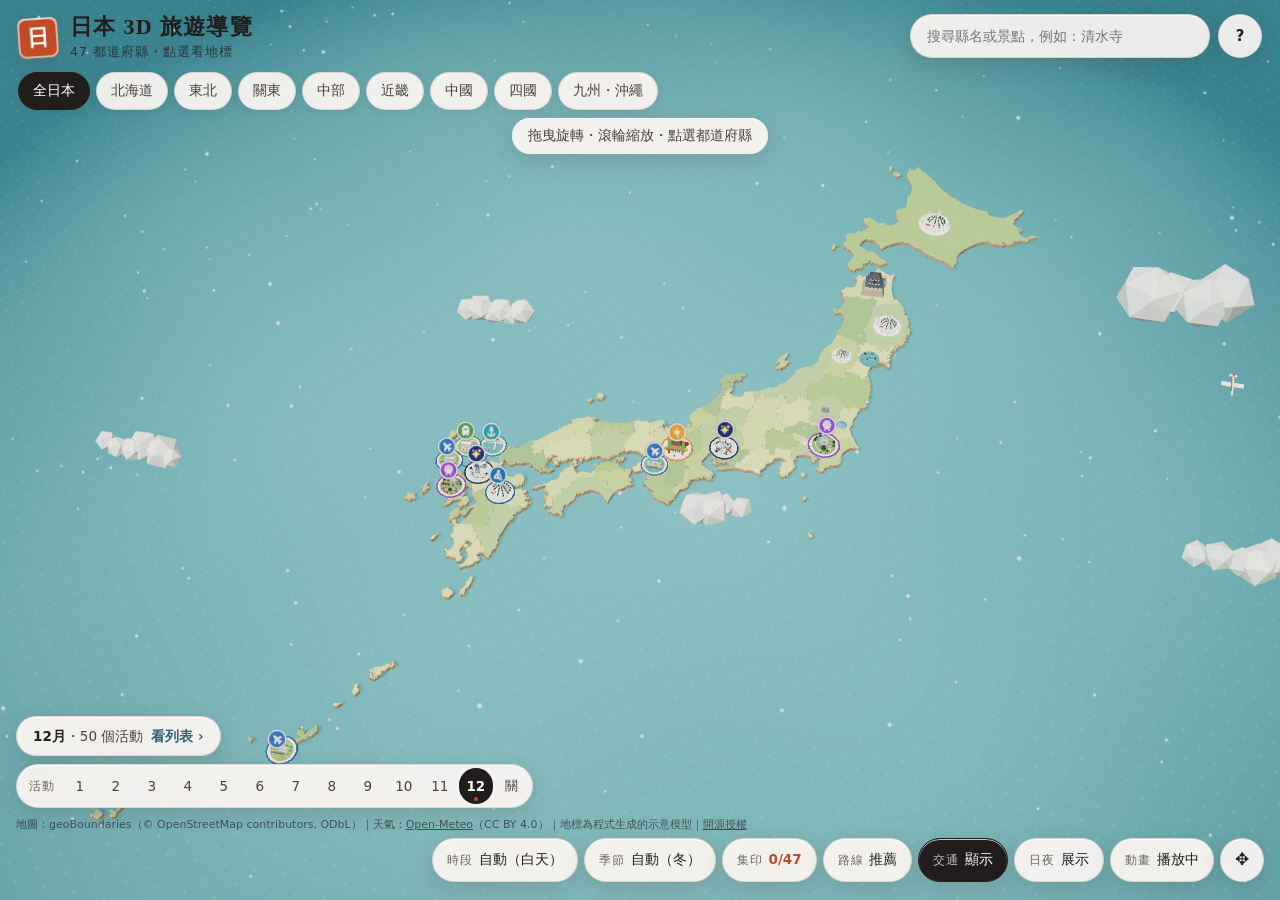
<file: index.html>
<!doctype html>
<html lang="zh-Hant">
  <head>
    <meta charset="utf-8" />
    <meta name="viewport" content="width=device-width, initial-scale=1, viewport-fit=cover" />
    <meta name="theme-color" content="#d6e7ee" />
    <title>日本 3D 旅遊導覽</title>
    <meta name="description" content="用 3D 地圖漫遊日本 47 都道府縣，點選就會立起當地地標的立體模型。" />
    <link rel="icon" href="./favicon.svg" type="image/svg+xml" />
    <script>
      // 入口の保険: main.js(と import しているモジュール)が読めない・初期化に失敗したときに、文字の案内を出す
      (function () {
        var shown = false;
        window.__bootFail = function (why) {
          if (shown || document.documentElement.getAttribute("data-ready")) return;
          shown = true;
          var box = document.getElementById("boot-error"), msg = document.getElementById("boot-error-msg"), boot = document.getElementById("boot");
          if (boot) boot.hidden = true;
          if (msg) msg.textContent = why === "slow" ? "地圖載入時間較長，可能是網路較慢。" : "地圖沒有順利啟動（" + why + "）。";
          if (box) box.hidden = false;
        };
        window.addEventListener("error", function (e) {
          var t = e.target;
          if (t && t.tagName === "SCRIPT") window.__bootFail("程式檔載入失敗");
          // 模組を読み込んだあと、起動の合図より前に止まった(資料の読み込みエラーなど)
          else if (t === window && !document.documentElement.getAttribute("data-ready")) setTimeout(function () { window.__bootFail("初始化錯誤"); }, 0);
        }, true);
        setTimeout(function () { window.__bootFail("slow"); }, 20000);
      })();
    </script>
    <script type="module" crossorigin src="./assets/main-vg2f8KiK.js"></script>
    <link rel="modulepreload" crossorigin href="./assets/models-CT3aOBjJ.js">
    <link rel="stylesheet" crossorigin href="./assets/main-CtqE5uAm.css">
  </head>
  <body>
    <canvas id="stage" tabindex="0" role="application" aria-label="日本 3D 地圖。方向鍵旋轉、加減號縮放、Esc 返回"></canvas>
    <div class="boot" id="boot" role="status"><span class="boot-seal" aria-hidden="true">日</span>正在準備 3D 地圖…</div>
    <div class="boot-error" id="boot-error" role="alert" hidden>
      <b>無法顯示 3D 地圖</b>
      <p id="boot-error-msg"></p>
      <p>可以重新整理再試一次；若一直無法顯示，請確認瀏覽器已開啟 WebGL 2（硬體加速）。</p>
      <div class="boot-actions"><button type="button" onclick="location.reload()">重新整理</button></div>
    </div>
    <div id="labels" class="labels" aria-hidden="false"></div>

    <header class="topbar">
      <div class="brand">
        <span class="brand-seal" aria-hidden="true">日</span>
        <div>
          <h1>日本 3D 旅遊導覽</h1>
          <p class="brand-sub">47 都道府縣・點選看地標</p>
        </div>
      </div>
      <div class="top-actions">
        <div class="search" id="search">
          <input id="search-input" type="search" placeholder="搜尋縣名或景點，例如：清水寺" autocomplete="off" aria-label="搜尋縣名或景點"
                 role="combobox" aria-autocomplete="list" aria-expanded="false" aria-controls="search-results" />
          <ul id="search-results" class="search-results" role="listbox" aria-label="搜尋結果" hidden></ul>
        </div>
        <button type="button" class="round-btn" id="help-btn" aria-label="操作說明">?</button>
      </div>
    </header>

    <nav class="regions" id="regions" aria-label="地區"></nav>

    <p class="hint" id="hint">拖曳旋轉・滾輪縮放・點選都道府縣</p>
    <div class="badge" id="badge" hidden></div>

    <aside class="panel" id="panel" hidden aria-live="polite">
      <button type="button" class="sheet-handle" id="sheet-handle" aria-label="展開或收合"></button>
      <button type="button" class="close" id="panel-close" aria-label="返回全日本">×</button>
      <div id="panel-body"></div>
    </aside>

    <div class="dock" id="dock">
      <button type="button" class="dock-btn tool" id="phase-btn"><span class="dock-k">時段</span><span id="phase-label"></span></button>
      <button type="button" class="dock-btn tool" id="season-btn"><span class="dock-k">季節</span><span id="season-label"></span></button>
      <button type="button" class="dock-btn stamp" id="stamp-btn"><span class="dock-k">集印</span><span id="stamp-count">0/47</span></button>
      <button type="button" class="dock-btn route" id="route-btn" aria-pressed="false"><span class="dock-k">路線</span><span class="lbl-long" id="route-label">推薦</span></button>
      <button type="button" class="dock-btn" id="hub-btn" aria-pressed="true" title="顯示或隱藏機場、車站、港口"><span class="dock-k">交通</span><span id="hub-label">顯示</span></button>
      <button type="button" class="dock-btn tool" id="demo-btn" aria-pressed="false"><span class="dock-k">日夜</span><span>展示</span></button>
      <button type="button" class="dock-btn tool" id="pause-btn" aria-pressed="false"><span class="dock-k">動畫</span><span id="pause-label">播放中</span></button>
      <button type="button" class="dock-btn icon tool" id="move-btn" aria-pressed="false" title="切換：拖曳旋轉／拖曳移動"><span aria-hidden="true">✥</span><span class="sr">移動模式</span></button>
      <button type="button" class="dock-btn icon more" id="more-btn" aria-expanded="false" aria-controls="dock" title="更多工具"><span aria-hidden="true">⋯</span><span class="sr">更多工具</span></button>
    </div>
    <div class="demo-bar" id="demo-bar" role="group" aria-label="日夜展示" hidden>
      <span class="demo-clock" id="demo-clock" aria-live="off">10:00</span>
      <button type="button" class="demo-play" id="demo-play" aria-label="暫停日夜展示">❚❚</button>
      <button type="button" data-h="6.5">清晨</button>
      <button type="button" data-h="12">白天</button>
      <button type="button" data-h="17.6">黃昏</button>
      <button type="button" data-h="22">夜晚</button>
      <button type="button" class="demo-close" id="demo-close" aria-label="結束日夜展示">結束</button>
    </div>

    <aside class="sheet" id="stamp-panel" role="dialog" aria-modal="true" aria-labelledby="stamp-title" hidden>
      <button type="button" class="close" id="stamp-close" aria-label="關閉">×</button>
      <h2 id="stamp-title">都道府縣集印帳</h2>
      <p class="sheet-lead" id="stamp-lead">點開一個縣，就會蓋上它的朱印。</p>
      <p class="sheet-note">集印代表在這個網站裡逛過該縣，不代表實際去過。</p>
      <div class="stamp-grid" id="stamp-grid"></div>
    </aside>

    <aside class="sheet" id="help-panel" role="dialog" aria-modal="true" aria-labelledby="help-title" hidden>
      <button type="button" class="close" id="help-close" aria-label="關閉">×</button>
      <h2 id="help-title">怎麼操作</h2>
      <ul class="help-list">
        <li><b>旋轉</b>滑鼠左鍵拖曳；手機單指拖曳</li>
        <li><b>移動</b>滑鼠右鍵拖曳，或按右下「✥」切換成單指移動</li>
        <li><b>縮放</b>滾輪；手機雙指開合</li>
        <li><b>看地標</b>點一個縣，地標模型會在真實位置立起來；點模型、編號或卡片看景點詳情，按「‹ 回到…」回到清單</li>
        <li><b>季節活動</b>左下（手機在下方）選月份，地圖會立起當月的祭典、花火、雪祭、滑雪場、櫻花與紅葉的立體模型；點模型看介紹</li>
        <li><b>交通</b>按右下「交通」顯示或隱藏主要機場、車站與港口的模型；點模型或縣面板裡的「交通樞紐」看連接的路線</li>
        <li><b>推薦路線</b>按右下「路線」選一條行程，地圖會依站序連起每一站並標上編號；按「播放旅程」可看旅程標記一站一站走完（弧線只表示順序，不是實際交通路線）</li>
        <li><b>鍵盤</b>先按 Tab 讓地圖取得焦點，方向鍵旋轉、Shift＋方向鍵移動、＋／－縮放</li>
        <li><b>日夜展示</b>按「日夜 展示」看一天的光線變化，可暫停或跳到清晨、白天、黃昏、夜晚（手機在「⋯」裡）</li>
        <li><b>動畫</b>按「動畫」可暫停雲、船、海浪與模型動畫；系統設定減少動態效果時會自動停止</li>
        <li><b>返回</b>按 Esc、點海面，或按面板右上的 ×</li>
      </ul>
      <p class="sheet-lead">地標是用程式組出來的示意模型，不是實際比例。天氣是 Open-Meteo 的目前三日預報，不會隨選的月份或日夜展示改變。熱門順序是本站的編輯排序。活動日期為往年慣例，花期與部分祭典每年不同，出發前請查當年公告。</p>
    </aside>

    <section class="fallback" id="fallback" hidden>
      <h2>都道府縣一覽</h2>
      <p class="fallback-note" id="fallback-note">你的瀏覽器不支援 WebGL 2，改用清單顯示。</p>
      <div id="fallback-list"></div>
    </section>

    <!-- 左下: 月份列と出典。上から積む -->
    <div class="corner">
      <button type="button" class="month-sum" id="month-sum" hidden></button>
      <div class="months" id="months" role="group" aria-label="季節活動：選月份">
        <span class="months-k" aria-hidden="true">活動</span>
      </div>
      <footer class="credit">
        地圖：geoBoundaries（© OpenStreetMap contributors, ODbL）｜天氣：<a href="https://open-meteo.com/" target="_blank" rel="noopener">Open-Meteo</a>（CC BY 4.0）｜地標為程式生成的示意模型｜<a href="./THIRD-PARTY-NOTICES.txt" target="_blank" rel="noopener">開源授權</a>
      </footer>
    </div>

  </body>
</html>
</file>
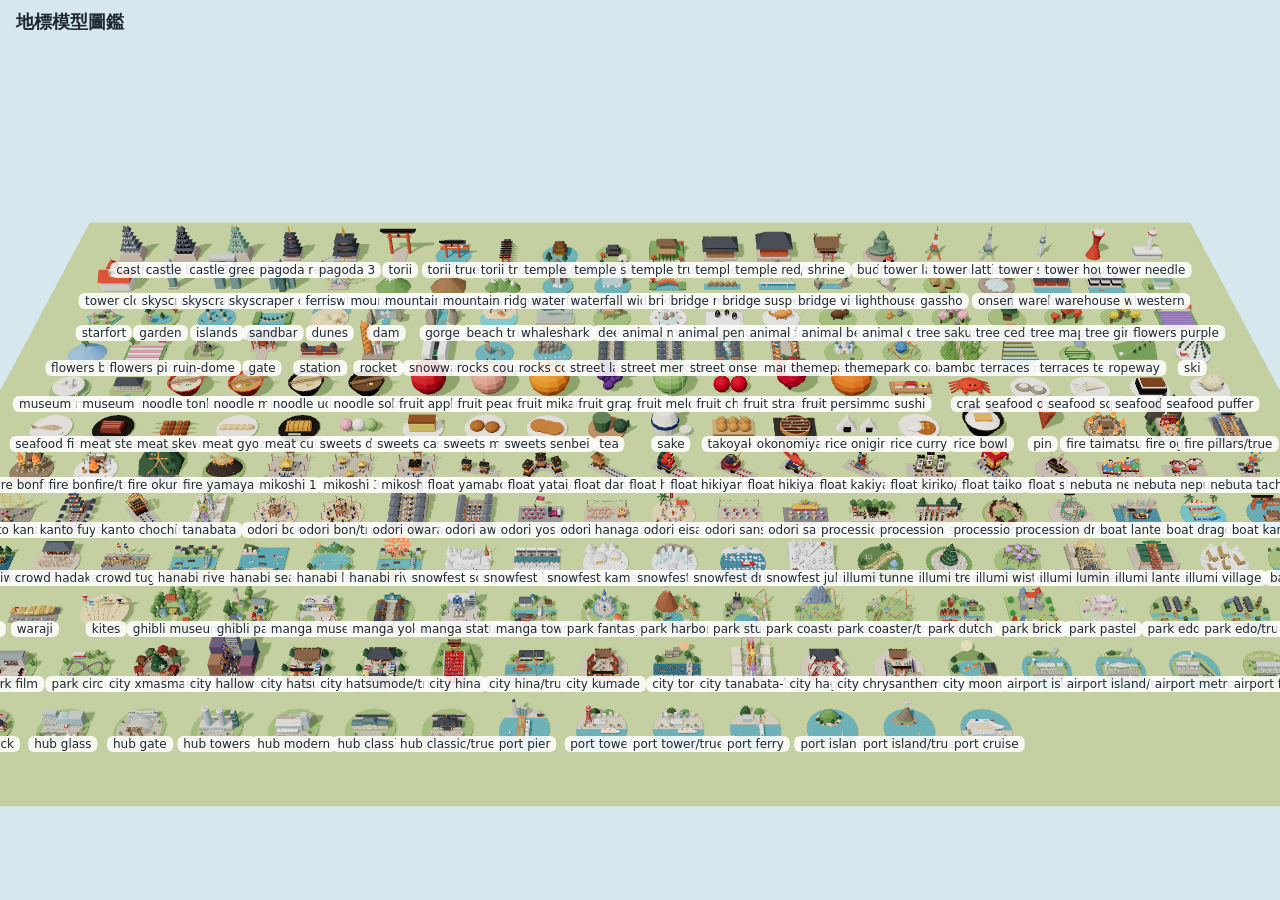
<file: gallery.html>
<!doctype html>
<html lang="zh-Hant">
  <head>
    <meta charset="utf-8" />
    <meta name="viewport" content="width=device-width, initial-scale=1" />
    <title>地標模型圖鑑</title>
    <link rel="icon" href="./favicon.svg" type="image/svg+xml" />
    <style>html,body{background:#d6e7ee;height:100%;margin:0;font-family:system-ui,PingFang TC,sans-serif;overflow:hidden}canvas{width:100%;height:100%;display:block}#labels{pointer-events:none;position:fixed;inset:0}#labels span{white-space:nowrap;color:#1f2733;background:#ffffffd9;border-radius:6px;padding:1px 6px;font-size:12px;position:absolute;transform:translate(-50%)}h1{color:#1f2733;margin:0;font-size:18px;position:fixed;top:10px;left:16px}</style>
    <script type="module" crossorigin src="./assets/gallery-CFFfAr-c.js"></script>
    <link rel="modulepreload" crossorigin href="./assets/models-CT3aOBjJ.js">
  </head>
  <body>
    <h1>地標模型圖鑑</h1>
    <canvas id="c"></canvas>
    <div id="labels"></div>
  </body>
</html>
</file>
<file: assets/main-CtqE5uAm.css>
:root{--ink:#211d1d;--ink-2:#4a4340;--muted:#6f6560;--paper:#fff8f4e6;--paper-solid:#fff8f4;--card:#ffffffbd;--line:#211d1d1f;--line-2:#211d1d47;--shu:#bf4b27;--coral:#db6a41;--shu-soft:#fbe1d6;--ai:#2f6573;--teal:#3e7c8c;--butter:#fcea8b;--wood:#b48560;--sage:#71806a;--chip:#211d1d0f;--f-display:"Songti TC", "Noto Serif TC", "Noto Serif CJK TC", serif;--f-ja:"Hiragino Mincho ProN", "Yu Mincho", "Noto Serif CJK JP", serif;--f-body:system-ui, -apple-system, "PingFang TC", "Noto Sans TC", "Microsoft JhengHei", sans-serif;--float-ink:#211d1d;--shadow:0 1px 0 var(--card) inset, 0 6px 20px #4a342429;--shadow-lg:0 20px 60px #36261c4d;--tap:44px;--lightningcss-light:initial;--lightningcss-dark: ;color-scheme:light}:root[data-phase=night]{--float-ink:#f3eee8}:root[data-phase=night] .credit,:root[data-phase=night] .brand{text-shadow:0 1px 6px #0c102099}*{box-sizing:border-box}html,body{background:#cfe2e6;height:100%;margin:0;overflow:hidden}body{height:100dvh;font-family:var(--f-body);color:var(--ink);-webkit-font-smoothing:antialiased;font-size:15px;line-height:1.6}button{font:inherit;color:inherit}:focus-visible{outline:3px solid var(--coral);outline-offset:2px}#stage:focus-visible{outline:3px solid var(--coral);outline-offset:-3px}.sr{clip:rect(0 0 0 0);width:1px;height:1px;position:absolute;overflow:hidden}[hidden]{display:none!important}[lang=ja]{font-family:var(--f-ja)}#stage{touch-action:none;outline:none;width:100%;height:100%;display:block;position:fixed;inset:0}.topbar{z-index:13;pointer-events:none;padding:calc(14px + env(safe-area-inset-top,0px)) max(18px, env(safe-area-inset-right,0px)) 0 max(18px, env(safe-area-inset-left,0px));justify-content:space-between;align-items:flex-start;gap:12px;display:flex;position:fixed;top:0;left:0;right:0}.topbar>*{pointer-events:auto}.brand{color:var(--float-ink);align-items:center;gap:12px;display:flex}.brand-seal{background:var(--shu);color:#fff;width:40px;height:40px;font-family:var(--f-ja);box-shadow:inset 0 0 0 2px #ffffff8c, var(--shadow);border-radius:8px;place-items:center;font-size:22px;font-weight:700;display:grid;transform:rotate(-4deg)}.brand h1{font-family:var(--f-display);letter-spacing:.06em;margin:0;font-size:22px;font-weight:800;line-height:1.2}.brand-sub{opacity:.75;letter-spacing:.08em;margin:2px 0 0;font-size:12.5px}.top-actions{align-items:flex-start;gap:8px;display:flex}.search{position:relative}.search input{width:min(300px,48vw);min-height:var(--tap);border:1px solid var(--line);background:var(--paper);-webkit-backdrop-filter:blur(10px);backdrop-filter:blur(10px);font:inherit;color:var(--ink);box-shadow:var(--shadow);border-radius:999px;padding:10px 16px;font-size:14px}.search-results{background:var(--paper-solid);border:1px solid var(--line);width:min(340px,86vw);box-shadow:var(--shadow);border-radius:14px;max-height:60vh;margin:0;padding:6px;list-style:none;position:absolute;top:calc(100% + 6px);right:0;overflow:auto}.search-results button{text-align:left;cursor:pointer;width:100%;min-height:var(--tap);background:0 0;border:0;border-radius:10px;grid-template-columns:1fr auto;align-content:center;gap:2px 10px;padding:8px 10px;display:grid}.search-results button:hover,.search-results button.is-active{background:var(--chip)}.search-results .r-ja{color:var(--muted);grid-column:1;font-size:12.5px}.search-results .r-type{color:var(--muted);grid-area:1/2/span 2;align-self:center;font-size:12px}.round-btn{width:var(--tap);height:var(--tap);border:1px solid var(--line);background:var(--paper);-webkit-backdrop-filter:blur(10px);backdrop-filter:blur(10px);box-shadow:var(--shadow);cursor:pointer;border-radius:50%;flex:none;font-weight:700}.regions{z-index:9;left:0;right:0;top:calc(72px + env(safe-area-inset-top,0px));scrollbar-width:none;padding:0 max(18px, env(safe-area-inset-right,0px)) 6px max(18px, env(safe-area-inset-left,0px));pointer-events:none;gap:6px;display:flex;position:fixed;overflow-x:auto}.regions::-webkit-scrollbar{display:none}.regions button{pointer-events:auto;border:1px solid var(--line);background:var(--paper);-webkit-backdrop-filter:blur(8px);backdrop-filter:blur(8px);cursor:pointer;min-height:38px;color:var(--ink-2);border-radius:999px;flex:none;padding:5px 14px;font-size:13.5px;box-shadow:0 2px 8px #4a34241a}.regions button:hover{color:var(--ink)}.regions button[aria-pressed=true]{background:var(--ink);color:#fff;border-color:var(--ink)}.hint{z-index:5;left:50%;top:calc(118px + env(safe-area-inset-top,0px));background:var(--paper);-webkit-backdrop-filter:blur(8px);backdrop-filter:blur(8px);color:var(--ink-2);box-shadow:var(--shadow);white-space:nowrap;border-radius:999px;margin:0;padding:7px 16px;font-size:13.5px;transition:opacity .3s;position:fixed;transform:translate(-50%)}body.has-panel .hint{left:calc(50vw - 205px)}.badge{z-index:14;pointer-events:none;background:var(--ink);color:#fff;white-space:nowrap;border-radius:10px;padding:5px 11px;font-size:13.5px;position:fixed;transform:translate(14px,14px)}.badge [lang=ja],.badge span{opacity:.75;margin-left:6px;font-size:12.5px}.labels{z-index:6;pointer-events:none;position:fixed;inset:0;overflow:hidden}.lm-label{pointer-events:auto;cursor:pointer;white-space:nowrap;border:1px solid var(--line);background:var(--paper-solid);color:var(--ink);border-radius:999px;align-items:center;gap:6px;padding:3px 10px 3px 3px;font-size:13px;font-weight:600;transition:background .15s,color .15s;display:inline-flex;position:absolute;top:0;left:0;box-shadow:0 3px 10px #211d1d2e}.lm-label .lm-no{background:var(--shu);color:#fff;border-radius:50%;place-items:center;width:20px;height:20px;font-size:11.5px;font-weight:700;display:grid}.lm-label:hover,.lm-label.is-focus{background:var(--ink);color:#fff}.rt-label{pointer-events:auto;cursor:pointer;white-space:nowrap;border:1px solid var(--line);border-left:3px solid var(--c,var(--shu));background:var(--paper-solid);color:var(--ink);border-radius:999px;padding:1px 9px;font-size:12.5px;font-weight:700;position:absolute;top:0;left:0;box-shadow:0 3px 10px #211d1d2e}.rt-label:hover,.rt-label.is-hover{background:var(--ink);color:#fff}.panel{z-index:11;top:calc(112px + env(safe-area-inset-top,0px));right:max(16px, env(safe-area-inset-right,0px));bottom:calc(84px + env(safe-area-inset-bottom,0px));background:var(--paper);-webkit-backdrop-filter:blur(14px);backdrop-filter:blur(14px);border:1px solid var(--line);width:380px;max-width:calc(100vw - 32px);box-shadow:var(--shadow);overscroll-behavior:contain;border-radius:18px;padding:18px 18px 22px;position:fixed;overflow:auto}.sheet-handle{display:none}.close{width:var(--tap);height:var(--tap);cursor:pointer;z-index:2;background:0 0;border:0;border-radius:50%;place-items:center;font-size:20px;line-height:1;display:grid;position:absolute;top:6px;right:6px}.close:before{content:"";background:var(--chip);z-index:-1;border-radius:50%;transition:background .15s;position:absolute;inset:6px}.close:hover:before{background:#211d1d1f}.p-eyebrow{color:var(--muted);letter-spacing:.06em;align-items:center;gap:8px;font-size:12.5px;display:flex}.p-eyebrow .chip{background:var(--chip);color:var(--ink-2);border-radius:999px;padding:1px 9px}.p-title{flex-wrap:wrap;align-items:baseline;gap:4px 12px;margin:6px 0 2px;padding-right:36px;display:flex}.p-title h2{font-family:var(--f-display);letter-spacing:.04em;margin:0;font-size:28px;font-weight:800}.p-title .ja{color:var(--ink-2);font-size:16px}.p-read{color:var(--muted);letter-spacing:.04em;margin:0 0 10px;font-size:12.5px}.p-intro{color:var(--ink-2);margin:0 0 14px}.wx{grid-template-columns:repeat(3,1fr);gap:6px;margin:0 0 16px;display:grid}.wx-day{background:var(--card);border:1px solid var(--line);border-radius:12px;padding:7px 9px;font-size:12.5px;line-height:1.45}.wx-day b{font-size:13px;display:block}.wx-day .t{font-variant-numeric:tabular-nums}.wx-day .pop{color:var(--ai)}.wx-note{color:var(--muted);grid-column:1/-1;font-size:12px}.p-h{font-family:var(--f-display);justify-content:space-between;align-items:baseline;margin:4px 0 8px;font-size:16px;font-weight:700;display:flex}.p-h small{font-family:var(--f-body);color:var(--muted);font-size:12px;font-weight:400}.lm-list{gap:8px;margin:0 0 16px;padding:0;list-style:none;display:grid}.lm-card{background:var(--card);border:1px solid var(--line);cursor:pointer;text-align:left;border-radius:14px;grid-template-columns:26px 1fr;gap:4px 10px;width:100%;padding:11px 12px;transition:border-color .15s,background .15s;display:grid}.lm-card:hover{border-color:#211d1d4d}.lm-card.is-focus{border-color:var(--shu);box-shadow:0 0 0 2px var(--shu-soft);background:#fff}.lm-card .no{background:var(--shu);color:#fff;border-radius:50%;grid-row:1/span 3;place-items:center;width:24px;height:24px;margin-top:2px;font-size:12.5px;font-weight:700;display:grid}.lm-card .nm{font-size:15px;font-weight:700}.lm-card .nm [lang=ja]{color:var(--muted);margin-left:6px;font-size:13px;font-weight:600}.lm-card .ds{color:var(--ink-2);margin:0;font-size:13.5px}.lm-card .meta{flex-wrap:wrap;align-items:center;gap:6px;display:flex}.tag{background:var(--chip);color:var(--ink-2);border-radius:999px;padding:1px 8px;font-size:11.5px}.lm-card a{color:var(--ai);text-underline-offset:3px;font-size:12.5px}.food{flex-wrap:wrap;gap:6px;margin:0 0 16px;padding:0;list-style:none;display:flex}.food li{background:var(--card);border:1px solid var(--line);border-radius:999px;align-items:center;gap:4px;padding:3px 12px 3px 4px;font-size:13.5px;display:inline-flex}.food img{flex:none;width:40px;height:40px}.food [lang=ja]{color:var(--muted);margin-left:4px;font-size:12px}.back-btn{border:1px solid var(--line);min-height:var(--tap);cursor:pointer;background:#fff;border-radius:12px;padding:8px 16px;box-shadow:0 2px 6px #4a342414}.back-btn:hover{border-color:var(--line-2)}.p-back{min-height:var(--tap);color:var(--ai);cursor:pointer;background:0 0;border:0;margin:-6px 0 0;padding:0 12px 0 0;font-size:13.5px;font-weight:600}.p-back:hover{text-underline-offset:3px;text-decoration:underline}.approx{color:#84570a;white-space:nowrap;vertical-align:1px;background:#fff1cf;border-radius:999px;margin-left:6px;padding:0 7px;font-size:11px;font-weight:600;line-height:1.7;display:inline-block}.ev-feature{border:1px solid var(--line);border-left:4px solid var(--c);background:#fff;border-radius:14px;grid-template-columns:46px 1fr;gap:12px;margin:0 0 14px;padding:12px 14px 12px 12px;display:grid}.ev-feature img{width:46px;height:46px}.ev-feature h3{font-family:var(--f-display);margin:0;font-size:17px;line-height:1.35}.ev-feature h3 [lang=ja]{color:var(--muted);font-size:12.5px;font-weight:600;display:block}.ev-k{color:var(--muted);letter-spacing:.06em;font-size:12px}.ev-when{color:var(--ink);margin:4px 0 2px;font-size:13.5px;font-weight:600}.ev-note{color:var(--ink-2);margin:0;font-size:13.5px}.ev-mini{gap:6px;margin:0 0 16px;padding:0;list-style:none;display:grid}.ev-row{text-align:left;cursor:pointer;width:100%;min-height:var(--tap);border:1px solid var(--line);background:var(--card);border-radius:12px;grid-template-columns:28px 1fr auto;align-items:center;gap:8px;padding:5px 10px 5px 6px;font-size:14px;display:grid}.ev-row img{width:28px;height:28px}.ev-row .nm{font-weight:600}.ev-row .mo{color:var(--muted);font-variant-numeric:tabular-nums;font-size:12.5px}.ev-row.is-on .mo{color:var(--shu);font-weight:700}.ev-row:hover{border-color:#211d1d4d}.ev-row.is-focus{border-color:var(--shu);background:#fff}.p-h.ev-h>span{align-items:center;gap:6px;display:inline-flex}.ev-list{gap:8px;margin:0 0 16px;padding:0;list-style:none;display:grid}.ev-card{text-align:left;cursor:pointer;border:1px solid var(--line);background:var(--card);border-radius:14px;grid-template-columns:34px 1fr;gap:2px 10px;width:100%;padding:10px 12px 11px 10px;transition:border-color .15s;display:grid}.ev-card img{grid-row:1/span 3;width:34px;height:34px;margin-top:1px}.ev-card .nm{font-size:15px;font-weight:700}.ev-card .nm [lang=ja]{color:var(--muted);margin-left:6px;font-size:12.5px;font-weight:600}.ev-card .where{color:var(--ink-2);font-size:12.5px}.ev-card .ds{color:var(--ink-2);font-size:13.5px}.ev-card:hover{border-color:#211d1d4d}.ev-foot{color:var(--muted);margin:0 0 6px;font-size:12px}.rt-list{gap:8px;margin:0;padding:0;list-style:none;display:grid}.rt-card{text-align:left;cursor:pointer;border:1px solid var(--line);background:var(--card);border-radius:14px;grid-template-columns:50px 1fr;gap:1px 12px;width:100%;padding:10px 12px 11px 10px;transition:border-color .15s;display:grid}.rt-card:hover{border-color:var(--c)}.rt-card.is-focus{border-color:var(--c);box-shadow:0 0 0 2px color-mix(in srgb, var(--c) 25%, transparent);background:#fff}.rt-days{background:var(--c);color:#fff;width:50px;height:50px;font-family:var(--f-display);border-radius:12px;grid-row:1/span 3;align-self:start;place-items:center;font-size:22px;font-weight:800;line-height:1;display:grid}.rt-days small{margin-top:-10px;font-size:11px;font-weight:700}.rt-card .nm{font-size:15.5px;font-weight:700}.rt-path{color:var(--ink-2);font-size:13px}.rt-best{color:var(--muted);font-size:12px}.chip.rt-chip{background:var(--c);color:#fff;font-weight:700}.rt-stops .lm-card .no{background:var(--c)}.rt-stops .lm-card.is-focus{border-color:var(--c);box-shadow:0 0 0 2px color-mix(in srgb, var(--c) 22%, transparent)}.tag.day{background:var(--ink);color:#fff}.dock{z-index:10;right:max(16px, env(safe-area-inset-right,0px));bottom:calc(18px + env(safe-area-inset-bottom,0px));align-items:center;gap:6px;display:flex;position:fixed}.dock-btn{border:1px solid var(--line);background:var(--paper);-webkit-backdrop-filter:blur(8px);backdrop-filter:blur(8px);box-shadow:var(--shadow);min-height:var(--tap);cursor:pointer;white-space:nowrap;border-radius:999px;align-items:center;gap:6px;padding:7px 14px;font-size:13.5px;transition:background .15s,transform .1s;display:inline-flex}.dock-btn:hover{background:var(--paper-solid)}.dock-btn:active{transform:translateY(1px)}.dock-btn[aria-pressed=true]{background:var(--ink);color:#fff;border-color:var(--ink)}.dock-btn[aria-pressed=true] .dock-k{color:#ffffffb8}.dock-btn.more{display:none}.dock-k{color:var(--muted);letter-spacing:.08em;font-size:11.5px}.dock-btn.stamp #stamp-count{font-variant-numeric:tabular-nums;color:var(--shu);font-weight:700}.dock-btn.icon{width:var(--tap);height:var(--tap);justify-content:center;align-items:center;padding:0;font-size:17px}.dock-btn.icon[aria-pressed=true],.dock-btn.route[aria-pressed=true]{background:var(--ink);color:#fff}.dock-btn.route[aria-pressed=true] .dock-k{color:var(--card)}.dock-btn.route #route-label{text-overflow:ellipsis;max-width:11em;overflow:hidden}.lbl-short{display:none}.months{scrollbar-width:none;background:var(--paper);-webkit-backdrop-filter:blur(8px);backdrop-filter:blur(8px);border:1px solid var(--line);max-width:100%;box-shadow:var(--shadow);border-radius:999px;align-items:center;gap:2px;padding:3px;display:flex;overflow-x:auto}.months::-webkit-scrollbar{display:none}.months-k{color:var(--muted);letter-spacing:.08em;flex:none;padding:0 6px 0 9px;font-size:11.5px}.months button{cursor:pointer;font-variant-numeric:tabular-nums;min-width:34px;height:36px;color:var(--ink-2);background:0 0;border:0;border-radius:999px;flex:none;padding:0 4px;font-size:13.5px;position:relative}.months button:hover{background:var(--chip);color:var(--ink)}.months button.is-now:after{content:"";background:var(--shu);border-radius:50%;width:4px;height:4px;margin-left:-2px;position:absolute;bottom:3px;left:50%}.months button[aria-pressed=true]{background:var(--ink);color:#fff;font-weight:700}.months button.off{font-size:12.5px}.months button.off[aria-pressed=true]{background:var(--chip);color:var(--ink)}.month-sum{border:1px solid var(--line);background:var(--paper);-webkit-backdrop-filter:blur(8px);backdrop-filter:blur(8px);box-shadow:var(--shadow);cursor:pointer;white-space:nowrap;min-height:40px;color:var(--ink-2);border-radius:999px;padding:6px 16px;font-size:13.5px}.month-sum b{color:var(--ink)}.month-sum .go{color:var(--ai);margin-left:8px;font-weight:600}.month-sum:hover .go{text-underline-offset:3px;text-decoration:underline}.dock-btn.pop{animation:.6s pop}@keyframes pop{30%{transform:scale(1.18)}}.sheet{z-index:20;background:var(--paper-solid);border:1px solid var(--line);width:min(560px,100vw - 32px);max-height:min(80vh,760px);box-shadow:var(--shadow-lg);border-radius:20px;padding:20px 20px 24px;position:fixed;top:50%;left:50%;overflow:auto;transform:translate(-50%,-50%)}.sheet h2{font-family:var(--f-display);margin:0 0 4px;font-size:22px}.sheet-lead{color:var(--ink-2);margin:0 0 14px;font-size:14px}.stamp-grid{grid-template-columns:repeat(auto-fill,minmax(70px,1fr));gap:10px;display:grid}.stamp-cell{cursor:pointer;background:0 0;border:0;justify-items:center;gap:4px;padding:0;display:grid}.stamp-seal{width:58px;height:58px;font-family:var(--f-ja);text-align:center;color:#211d1d4d;border:2px dashed #211d1d33;border-radius:50%;place-items:center;font-size:15px;font-weight:700;line-height:1.1;display:grid}.stamp-cell.is-done .stamp-seal{border:3px double var(--shu);color:var(--shu);background:#bf4b270d;transform:rotate(-8deg)}.stamp-cell small{color:var(--muted);font-size:11.5px}.help-list{gap:8px;margin:0 0 14px;padding-left:0;list-style:none;display:grid}.help-list b{min-width:4.5em;color:var(--shu);display:inline-block}.corner{z-index:10;left:max(16px, env(safe-area-inset-left,0px));bottom:calc(8px + env(safe-area-inset-bottom,0px));pointer-events:none;flex-direction:column;align-items:flex-start;gap:8px;max-width:calc(100vw - 880px);display:flex;position:fixed}.corner>*{pointer-events:auto}.credit{color:var(--float-ink);opacity:.65;font-size:11px}.credit a{color:inherit}.fallback{z-index:40;padding:calc(28px + env(safe-area-inset-top,0px)) 20px 40px;background:var(--paper-solid);position:fixed;inset:0;overflow:auto}.fallback h3{font-family:var(--f-display);margin:18px 0 4px}@media (width<=1440px) and (width>=721px){.corner{bottom:calc(22px + var(--dock-h,44px) + env(safe-area-inset-bottom,0px));max-width:calc(100vw - 32px)}body.has-panel .corner{max-width:calc(100vw - 440px)}}@media (width>=721px) and (width<=1024px) and (height>=501px){.dock{left:max(16px, env(safe-area-inset-left,0px));pointer-events:none;flex-wrap:wrap-reverse;justify-content:flex-end}.dock>*{pointer-events:auto}.dock:before{content:"";flex-basis:100%;order:1;height:0}.dock-btn.tool{order:2;display:none}body.show-tools .dock-btn.tool,.dock-btn.more{display:inline-flex}.dock-btn.more[aria-expanded=true]{background:var(--ink);color:#fff}.lbl-long{display:none}.lbl-short{display:inline}.dock-btn.route .dock-k{color:inherit;letter-spacing:0;font-size:13.5px}.dock-btn.route[aria-pressed=true] .dock-k{color:#fff}.panel{bottom:calc(18px + var(--dock-h,44px) + 22px + env(safe-area-inset-bottom,0px))}}@media (width<=720px) and (height>=501px),(width<=720px) and (orientation:portrait){.topbar{flex-direction:column;gap:8px}.top-actions{width:100%}.search{flex:1}.search input{width:100%;padding-block:8px;font-size:16px}.search-results{width:auto;left:0;right:0}.regions{top:calc(118px + env(safe-area-inset-top,0px))}.regions button{min-height:40px}.brand h1{font-size:19px}.brand-seal{width:34px;height:34px;font-size:19px}.panel{width:auto;max-width:none;max-height:44dvh;padding:0 max(16px, env(safe-area-inset-left,0px)) calc(20px + env(safe-area-inset-bottom,0px));border-radius:20px 20px 0 0;transition:max-height .25s;inset:auto 0 0}.panel.is-full{max-height:calc(100dvh - var(--topbar-b,119px) - 8px)}.sheet-handle{z-index:3;width:calc(100% + 32px);height:var(--tap);background:linear-gradient(var(--paper-solid) 70%, transparent);cursor:grab;touch-action:none;border:0;margin:0 -16px 2px;padding:0;display:block;position:sticky;top:0}.sheet-handle:before{content:"";background:#211d1d40;border-radius:3px;width:44px;height:5px;margin:0 auto;display:block}.panel .close{z-index:4;top:0}.dock{left:max(12px, env(safe-area-inset-left,0px));right:max(12px, env(safe-area-inset-right,0px));bottom:calc(10px + env(safe-area-inset-bottom,0px));flex-wrap:wrap-reverse;justify-content:center;gap:6px}.dock:before{content:"";flex-basis:100%;order:1;height:0}.dock-btn{padding:7px 12px}.dock-btn.tool{order:2;display:none}body.show-tools .dock-btn.tool,.dock-btn.more{display:inline-flex}.dock-btn.more[aria-expanded=true]{background:var(--ink);color:#fff}.lbl-long{display:none}.lbl-short{display:inline}.dock-btn.route .dock-k{color:inherit;letter-spacing:0;font-size:13.5px}.dock-btn.route[aria-pressed=true] .dock-k{color:#fff}.corner{left:max(12px, env(safe-area-inset-left,0px));right:max(12px, env(safe-area-inset-right,0px));bottom:calc(18px + var(--dock-h,44px) + env(safe-area-inset-bottom,0px));align-items:center;gap:6px;max-width:none}.month-sum{min-height:var(--tap)}.months{scroll-snap-type:x proximity;overscroll-behavior-x:contain;touch-action:pan-x;gap:2px;width:100%}.months-k{display:none}.months button{min-width:var(--tap);height:var(--tap);scroll-snap-align:center;flex:none;padding:0 6px;font-size:14px}.hint{top:auto;bottom:calc(78px + var(--dock-h,44px) + env(safe-area-inset-bottom,0px));white-space:normal;text-align:center;max-width:calc(100vw - 32px)}body.show-tools .hint,body.has-month .hint,.credit,body.has-panel .dock,body.has-panel .hint,body.has-panel .regions,body.has-panel .demo-bar{display:none}body.has-panel .corner{bottom:calc(var(--sheet-h,44dvh) + 8px)}body.has-panel .month-sum{display:none}body.has-panel:has(.panel.is-full) .corner{display:none}.p-title h2{font-size:24px}}@media (pointer:coarse){.months button{min-width:var(--tap);height:var(--tap)}.regions button{min-height:var(--tap)}.search input{padding-block:8px;font-size:16px}.lm-label:before,.rt-label:before{content:"";position:absolute;inset:-8px}}@media (prefers-reduced-motion:reduce){*{transition:none!important;animation:none!important}}.season-chip{color:var(--c);background:color-mix(in srgb, var(--c) 14%, #fff);border:1px solid color-mix(in srgb, var(--c) 35%, #fff);border-radius:999px;margin-right:6px;padding:1px 8px;font-size:11.5px;font-weight:700;display:inline-block}.lm-card .meta .season-chip{margin-right:0;font-weight:600}.lm-when{color:var(--ink);flex-wrap:wrap;align-items:center;gap:2px;margin:0;font-size:13px;font-weight:600;display:flex}.lm-card.is-season{background:#fff}.lm-card>:not(.no){grid-column:2}.lm-card .no{grid-row:1/span 4}.season-dot{color:#fff;background:var(--c);border-radius:50%;justify-self:center;place-items:center;width:26px;height:26px;font-size:12.5px;font-weight:700;display:grid}.lm-label .lm-season{background:var(--c);color:#fff;border-radius:50%;place-items:center;width:18px;height:18px;margin-left:-3px;font-size:10.5px;font-weight:700;display:grid}.lm-label.is-compact{gap:4px;padding:3px}.lm-label.is-compact .lm-name{display:none}.lm-label.is-compact:hover,.lm-label.is-compact.is-hover,.lm-label.is-compact.is-focus{z-index:2;padding:3px 10px 3px 3px}.lm-label.is-compact:hover .lm-name,.lm-label.is-compact.is-hover .lm-name,.lm-label.is-compact.is-focus .lm-name{display:inline}.minor-list{gap:6px;margin:0 0 16px;padding:0;list-style:none;display:grid}.minor-row{text-align:left;cursor:pointer;border:1px solid var(--line);background:var(--card);border-radius:12px;grid-template-columns:26px 1fr auto;align-items:center;gap:2px 8px;width:100%;padding:6px 10px 6px 6px;font-size:14px;display:grid}.minor-row img{grid-row:1/span 2;align-self:start;width:26px;height:26px}.minor-row .nm{font-weight:600}.minor-row .nm [lang=ja]{color:var(--muted);margin-left:6px;font-size:12px;font-weight:500}.minor-row .ct{color:var(--muted);white-space:nowrap;font-size:11.5px}.minor-row .ds{color:var(--ink-2);grid-column:2/span 2;font-size:13px}.minor-row:hover{border-color:#211d1d4d}.minor-row.is-focus{border-color:var(--shu);background:#fff}.lm-card.is-minor{gap:2px 10px;padding:8px 12px}.lm-card.is-minor .nm{flex-wrap:wrap;align-items:center;gap:6px;font-size:14px;display:flex}.lm-card.is-minor .nm img{flex:none;width:18px;height:18px}.lm-card.is-minor .ds{font-size:13px}.lm-card.is-minor .no{background:color-mix(in srgb, var(--shu) 70%, #fff)}.boot{z-index:30;background:var(--paper-solid);box-shadow:var(--shadow);color:var(--ink-2);border-radius:999px;align-items:center;gap:12px;padding:12px 20px 12px 12px;font-size:14.5px;display:inline-flex;position:fixed;top:50%;left:50%;transform:translate(-50%,-50%)}.boot-seal{background:var(--shu);color:#fff;width:34px;height:34px;font-family:var(--f-ja);border-radius:8px;place-items:center;font-size:18px;font-weight:700;animation:1.2s ease-in-out infinite boot-bob;display:grid}@keyframes boot-bob{50%{transform:translateY(-4px)rotate(-6deg)}}.boot-error{z-index:31;background:var(--paper-solid);border:1px solid var(--line);width:min(420px,100vw - 32px);box-shadow:var(--shadow-lg);border-radius:20px;padding:20px 22px;position:fixed;top:50%;left:50%;transform:translate(-50%,-50%)}.boot-error b{font-family:var(--f-display);font-size:19px}.boot-error p{color:var(--ink-2);margin:6px 0;font-size:14px}.boot-actions{align-items:center;gap:8px;margin-top:12px;display:flex}.boot-actions button,.boot-actions a{min-height:var(--tap);border:1px solid var(--line);background:var(--ink);color:#fff;cursor:pointer;border-radius:12px;align-items:center;padding:0 18px;font-size:14px;text-decoration:none;display:inline-flex}.boot-actions a{color:var(--ink);background:#fff}.fallback-note{color:var(--ink-2)}.demo-bar{z-index:10;left:50%;bottom:calc(76px + env(safe-area-inset-bottom,0px));scrollbar-width:none;background:var(--paper);-webkit-backdrop-filter:blur(10px);backdrop-filter:blur(10px);border:1px solid var(--line);max-width:calc(100vw - 24px);box-shadow:var(--shadow);border-radius:999px;align-items:center;gap:4px;padding:4px;display:flex;position:fixed;overflow-x:auto;transform:translate(-50%)}.demo-bar::-webkit-scrollbar{display:none}.demo-bar button{cursor:pointer;min-width:40px;min-height:40px;color:var(--ink-2);background:0 0;border:0;border-radius:999px;flex:none;padding:0 12px;font-size:13.5px}.demo-bar button:hover{background:var(--chip);color:var(--ink)}.demo-bar button:disabled{opacity:.4;cursor:default}.demo-clock{font-variant-numeric:tabular-nums;color:var(--ink);flex:none;padding:0 10px 0 12px;font-size:16px;font-weight:700}.demo-bar .demo-play{background:var(--ink);color:#fff;width:40px;padding:0}.demo-bar .demo-play:hover{background:var(--ink-2);color:#fff}.demo-bar .demo-close{color:var(--shu);font-weight:600}@media (width<=1440px) and (width>=721px){.demo-bar{bottom:calc(30px + var(--dock-h,44px) + var(--corner-h,70px) + env(safe-area-inset-bottom,0px))}}@media (width<=720px) and (height>=501px),(width<=720px) and (orientation:portrait){.demo-bar{bottom:calc(26px + var(--dock-h,44px) + var(--corner-h,102px) + env(safe-area-inset-bottom,0px))}}.ss-row{text-align:left;cursor:pointer;width:100%;min-height:var(--tap);border:1px solid var(--line);background:var(--card);border-radius:12px;grid-template-columns:28px 1fr auto;align-items:center;gap:8px;padding:5px 10px 5px 6px;font-size:14px;display:grid}.ss-row .nm{font-weight:600}.ss-row .mo{color:var(--muted);font-variant-numeric:tabular-nums;font-size:12.5px}.ss-row:hover{border-color:var(--line-2)}.sheet-note{color:var(--muted);margin:-6px 0 14px;font-size:12.5px}.lm-card.has-thumb{grid-template-columns:26px 1fr 52px}.lm-card.has-thumb>:not(.no):not(.lm-thumb){grid-column:2}.lm-card>.lm-thumb{border:1px solid var(--line);object-fit:contain;background:radial-gradient(circle at 50% 70%,#f5e7d8,#fff8f4 70%);border-radius:12px;grid-area:1/3/span 3;align-self:start;width:52px;height:52px}.lm-card>.lm-thumb:not([src]){visibility:hidden}.lm-card .more-link{color:var(--ai);font-size:12.5px;font-weight:600}.lm-card:focus-visible,.ev-row:focus-visible,.ss-row:focus-visible,.rt-card:focus-visible,.ev-card:focus-visible{outline-offset:1px}.sd-hero{grid-template-columns:112px 1fr;align-items:center;gap:14px;margin:8px 0 12px;display:grid}.sd-thumb{border:1px solid var(--line);object-fit:contain;background:radial-gradient(circle at 50% 72%,#f1dcc6,#fff8f4 72%);border-radius:20px;width:112px;height:112px;box-shadow:inset 0 -6px 12px #b485601f}.sd-hero h2{font-family:var(--f-display);margin:0;font-size:24px;font-weight:800;line-height:1.25}.sd-hero .ja{color:var(--ink-2);font-size:15px;display:block}.sd-hero .p-read{margin:2px 0 0}.sd-no{background:var(--shu);color:#fff;border-radius:50%;place-items:center;width:26px;height:26px;font-size:13px;font-weight:700;display:inline-grid}.sd-facts{background:var(--card);border:1px solid var(--line);border-radius:14px;grid-template-columns:auto 1fr;gap:6px 14px;margin:0 0 14px;padding:12px 14px;font-size:14px;display:grid}.sd-facts dt{color:var(--muted);white-space:nowrap;padding-top:1px;font-size:12.5px}.sd-facts dd{color:var(--ink);margin:0}.sd-facts small{color:var(--muted);font-size:12px}.sd-season{border:1px solid color-mix(in srgb, var(--c) 35%, #fff);background:color-mix(in srgb, var(--c) 8%, #fff);border-radius:14px;margin:0 0 14px;padding:10px 12px}.sd-season p{color:var(--ink-2);margin:4px 0 0;font-size:13.5px}.sd-actions{flex-wrap:wrap;gap:8px;margin:0 0 8px;display:flex}.sd-actions a,.sd-actions button{min-height:var(--tap);border:1px solid var(--line);color:var(--ink);cursor:pointer;background:#fff;border-radius:12px;align-items:center;gap:6px;padding:0 16px;font-size:14px;text-decoration:none;display:inline-flex}.sd-actions .primary{background:var(--ink);color:#fff;border-color:var(--ink)}.sd-actions button:disabled{opacity:.4;cursor:default}.sd-foot{color:var(--muted);margin:10px 0 0;font-size:12px}.jr{border:1px solid var(--line);background:#fff;border-radius:16px;margin:0 0 16px;padding:12px;box-shadow:0 2px 8px #4a34240f}.jr-ctl{flex-wrap:wrap;align-items:center;gap:6px;display:flex}.jr-btn{min-height:var(--tap);min-width:var(--tap);border:1px solid var(--line);background:var(--paper-solid);cursor:pointer;border-radius:12px;justify-content:center;align-items:center;gap:6px;padding:0 14px;font-size:14px;display:inline-flex}.jr-btn.primary{background:var(--c,var(--ink));color:#fff;border-color:#0000;font-weight:700}.jr-btn:disabled{opacity:.4;cursor:default}.jr-follow{min-height:var(--tap);color:var(--ink-2);cursor:pointer;align-items:center;gap:6px;padding:0 6px;font-size:13.5px;display:inline-flex}.jr-follow input{width:20px;height:20px;accent-color:var(--ink)}.jr-now{background:var(--paper-solid);border-left:4px solid var(--c,var(--shu));border-radius:12px;margin:10px 0 0;padding:10px 12px;font-size:14px}.jr-now b{font-size:15px}.jr-now .tag{margin-right:4px}.jr-now p{color:var(--ink-2);margin:4px 0 0;font-size:13.5px}.jr-note{color:var(--muted);margin:8px 0 0;font-size:12px}.jr-log{margin:8px 0 0;font-size:13px}.jr-log summary{cursor:pointer;min-height:32px;color:var(--ink-2);align-items:center;font-weight:600;display:flex}.jr-log ol{color:var(--ink-2);gap:2px;margin:4px 0 0;padding-left:1.4em;display:grid}.jr-log .t{color:var(--muted);font-variant-numeric:tabular-nums;margin-right:6px;font-size:12px}.jr-card{z-index:3;pointer-events:none;background:var(--paper-solid);border:1px solid var(--line);border-top:4px solid var(--c,var(--shu));width:max-content;max-width:260px;color:var(--ink-2);border-radius:14px;padding:8px 12px 9px;font-size:13px;transition:opacity .2s;position:absolute;top:0;left:0;box-shadow:0 8px 24px #36261c38}.jr-card b{color:var(--ink);font-size:15px;display:block}.jr-card .d{color:var(--c,var(--shu));letter-spacing:.04em;font-size:11.5px;font-weight:700}.jr-card p{white-space:normal;margin:2px 0 0}.lm-card{cursor:default;position:relative}.lm-open{font:inherit;color:inherit;text-align:left;cursor:pointer;background:0 0;border:0;justify-self:start;margin:0;padding:0}.lm-open:after{content:"";z-index:0;border-radius:14px;position:absolute;inset:0}.lm-open:focus-visible{outline:none}.lm-card:has(.lm-open:focus-visible){outline:3px solid var(--coral);outline-offset:1px}.lm-card .meta a{z-index:1;align-items:center;min-height:28px;padding:0 2px;display:inline-flex;position:relative}@media (pointer:coarse){.lm-card .meta a{min-height:var(--tap);padding:0 8px}}@media (width>=721px){body.has-panel .demo-bar{max-width:calc(100vw - 440px);left:calc(50vw - 205px)}}@media (height<=500px) and (orientation:landscape){.brand-sub,.hint,.credit{display:none}.brand h1{font-size:19px}.brand-seal{width:34px;height:34px;font-size:19px}.search input{width:min(300px,38vw)}.regions{top:calc(62px + env(safe-area-inset-top,0px))}.panel{top:calc(62px + env(safe-area-inset-top,0px));bottom:calc(8px + env(safe-area-inset-bottom,0px));width:min(360px,48vw)}body.has-panel .regions,body.has-panel .corner,body.has-panel .dock,body.has-panel .demo-bar{display:none}.dock{bottom:calc(8px + env(safe-area-inset-bottom,0px));flex-wrap:wrap-reverse;justify-content:flex-end;max-width:max(52vw,312px)}.dock:before{content:"";flex-basis:100%;order:1;height:0}.dock-btn{padding:7px 10px}.dock-btn.tool{order:2;display:none}body.show-tools .dock-btn.tool,.dock-btn.more{display:inline-flex}.dock-btn.more[aria-expanded=true]{background:var(--ink);color:#fff}.lbl-long{display:none}.lbl-short{display:inline}.dock-btn.route .dock-k{color:inherit;letter-spacing:0;font-size:13.5px}.dock-btn.route[aria-pressed=true] .dock-k{color:#fff}.corner{bottom:calc(8px + env(safe-area-inset-bottom,0px));max-width:calc(100vw - var(--dock-w,300px) - 8px - max(16px, env(safe-area-inset-left,0px)) - max(16px, env(safe-area-inset-right,0px)));gap:6px}.month-sum{text-overflow:ellipsis;max-width:100%;overflow:hidden}.months{scroll-snap-type:x proximity;overscroll-behavior-x:contain;touch-action:pan-x}.months-k{display:none}.months button{scroll-snap-align:center}.demo-bar{left:max(16px, env(safe-area-inset-left,0px));bottom:calc(16px + var(--corner-h,98px) + env(safe-area-inset-bottom,0px));max-width:calc(100vw - var(--dock-w,300px) - 8px - max(16px, env(safe-area-inset-left,0px)) - max(16px, env(safe-area-inset-right,0px)));transform:none}}@media (prefers-reduced-transparency:reduce),(width<=720px) and (height>=501px),(width<=720px) and (orientation:portrait),(height<=500px) and (orientation:landscape){.search input,.round-btn,.regions button,.hint,.panel,.dock-btn,.months,.month-sum,.demo-bar{-webkit-backdrop-filter:none;backdrop-filter:none;background:var(--paper-solid)}}.hub-row .nm{gap:1px;display:grid}.hub-lines{color:var(--muted);font-size:11.5px;font-weight:400;line-height:1.35}
</file>
